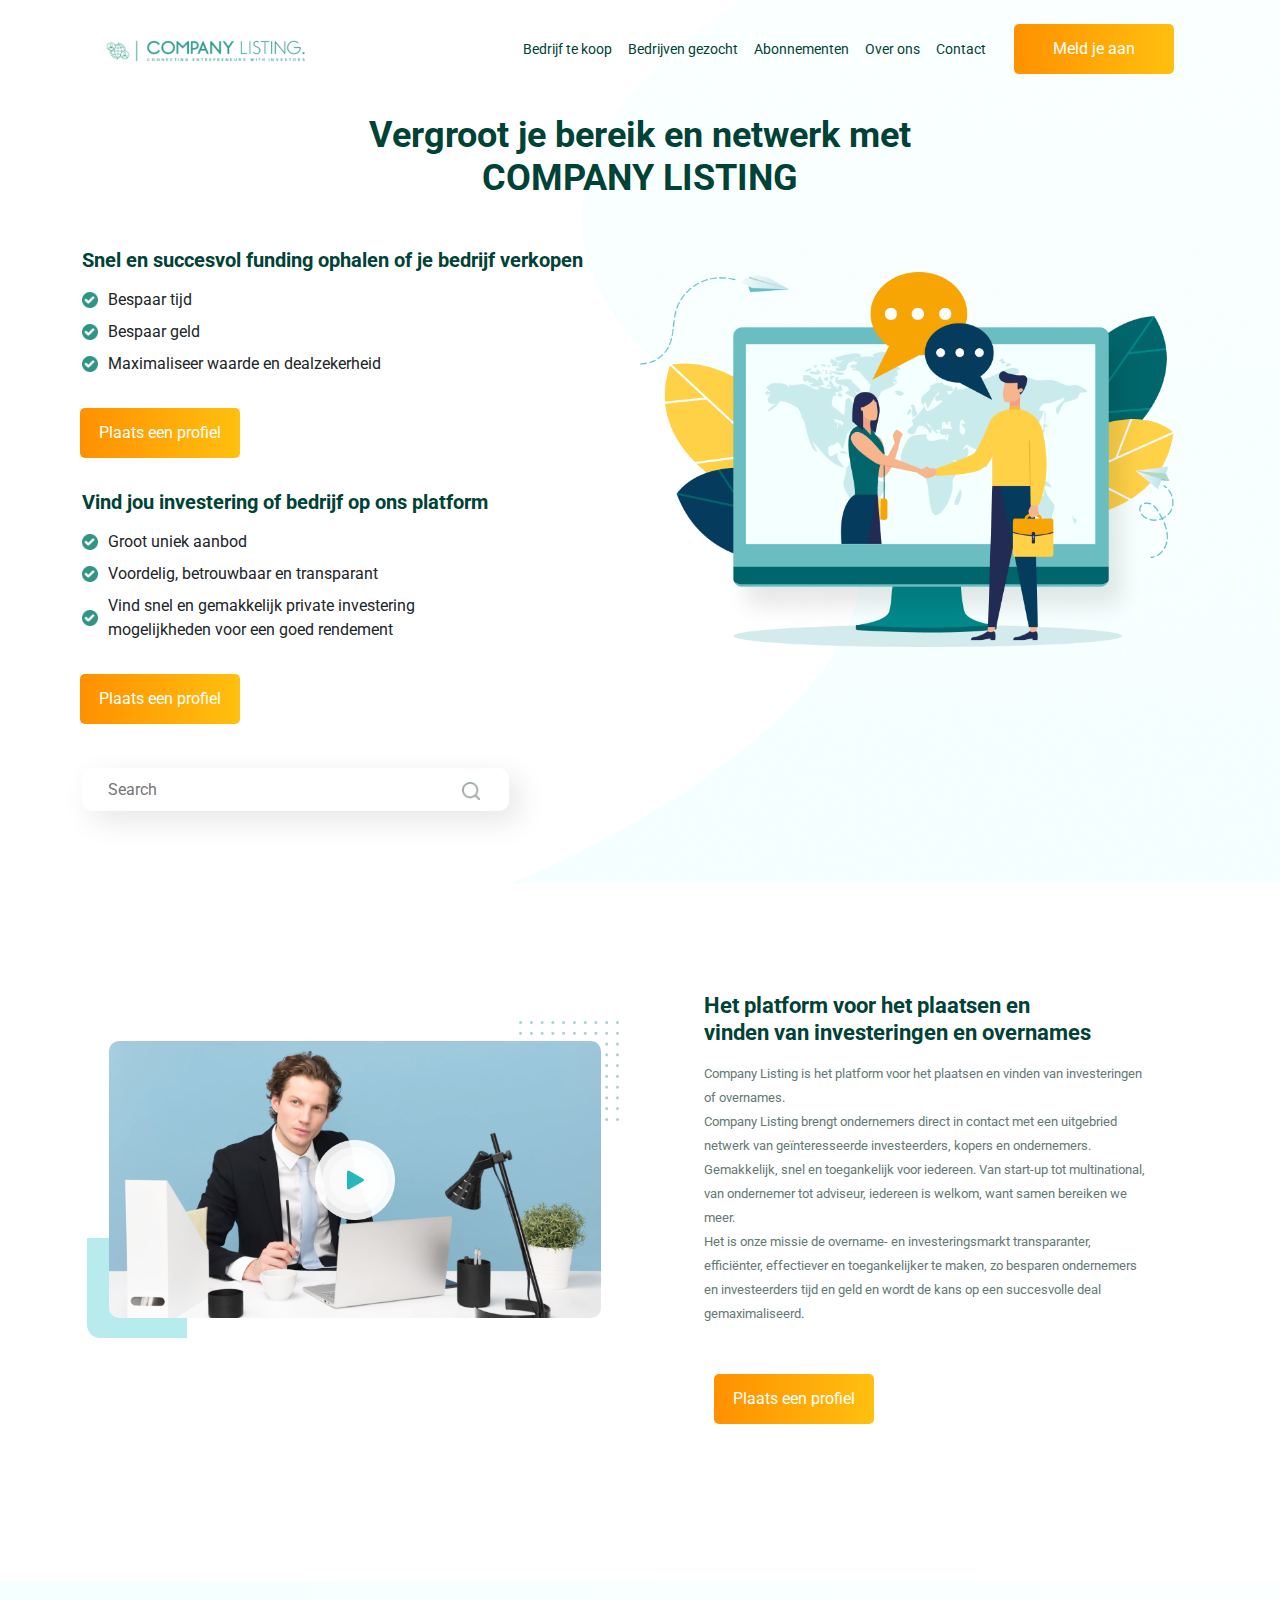
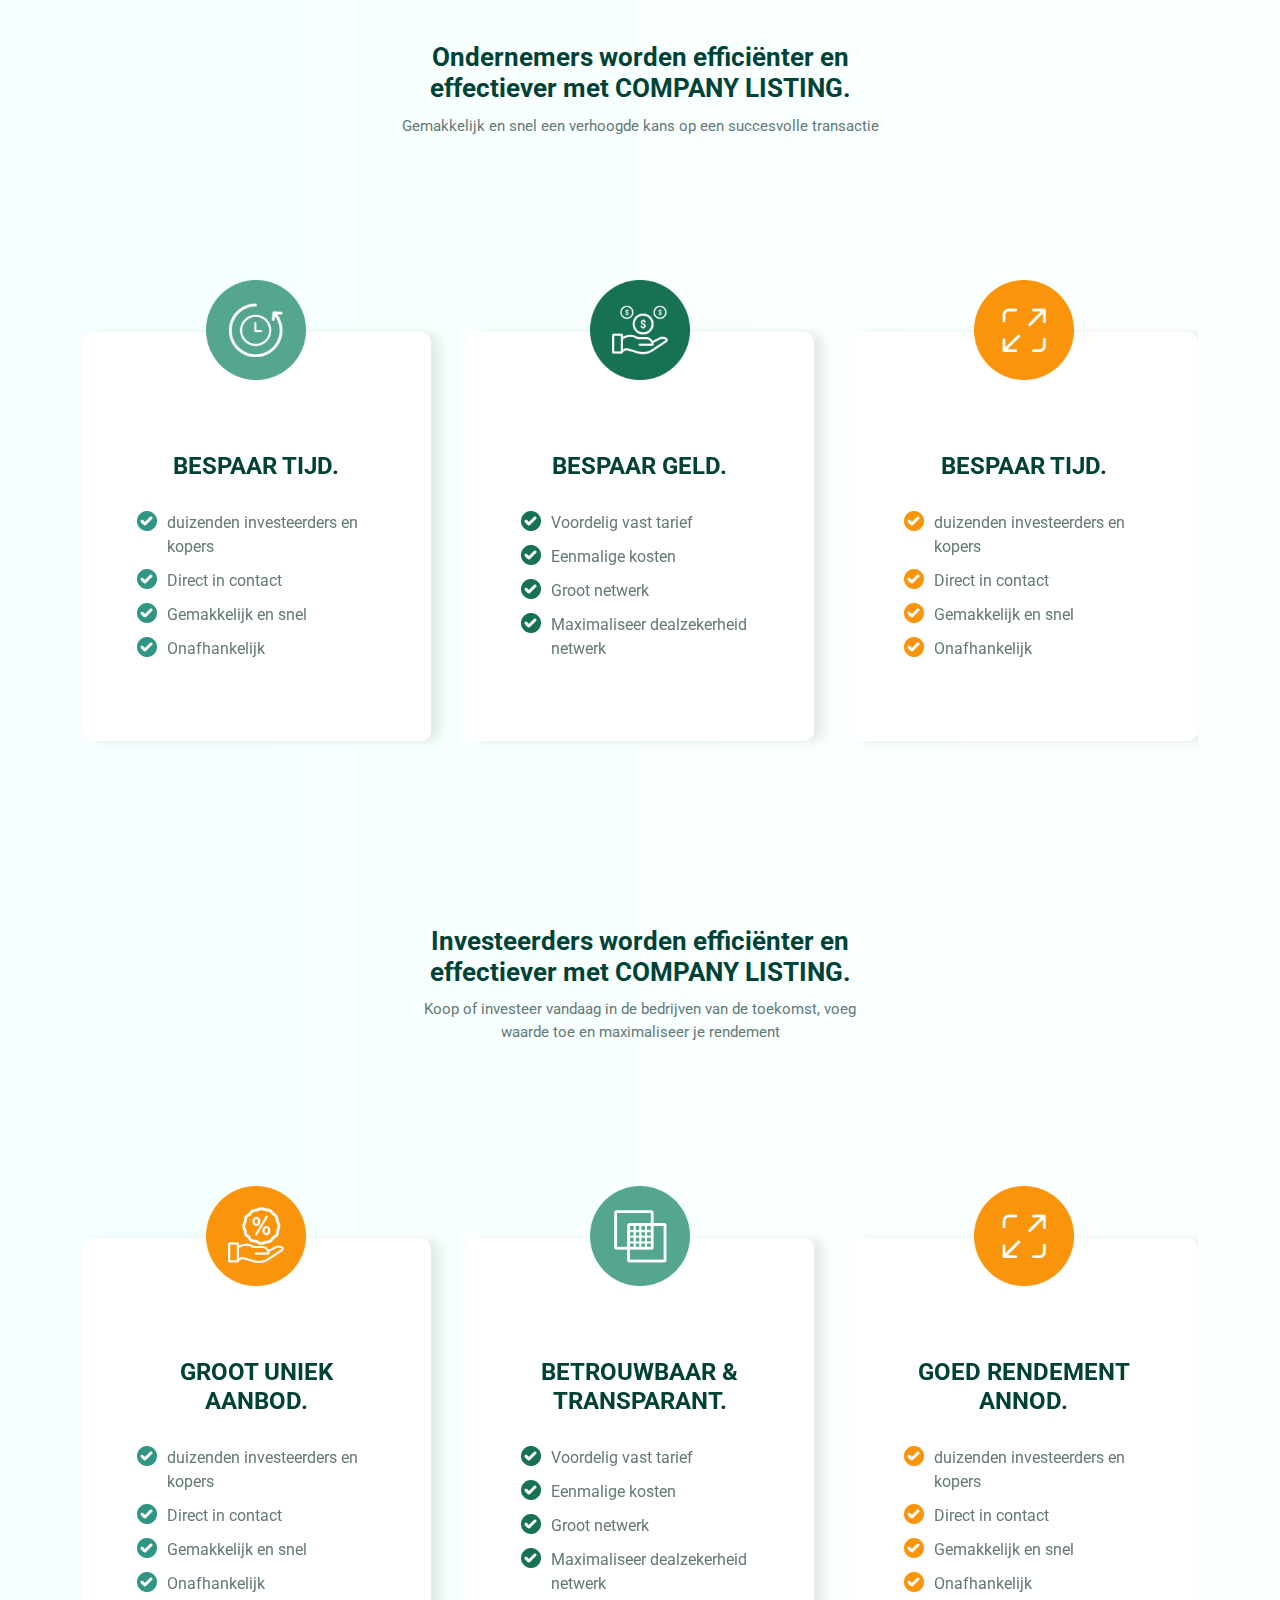
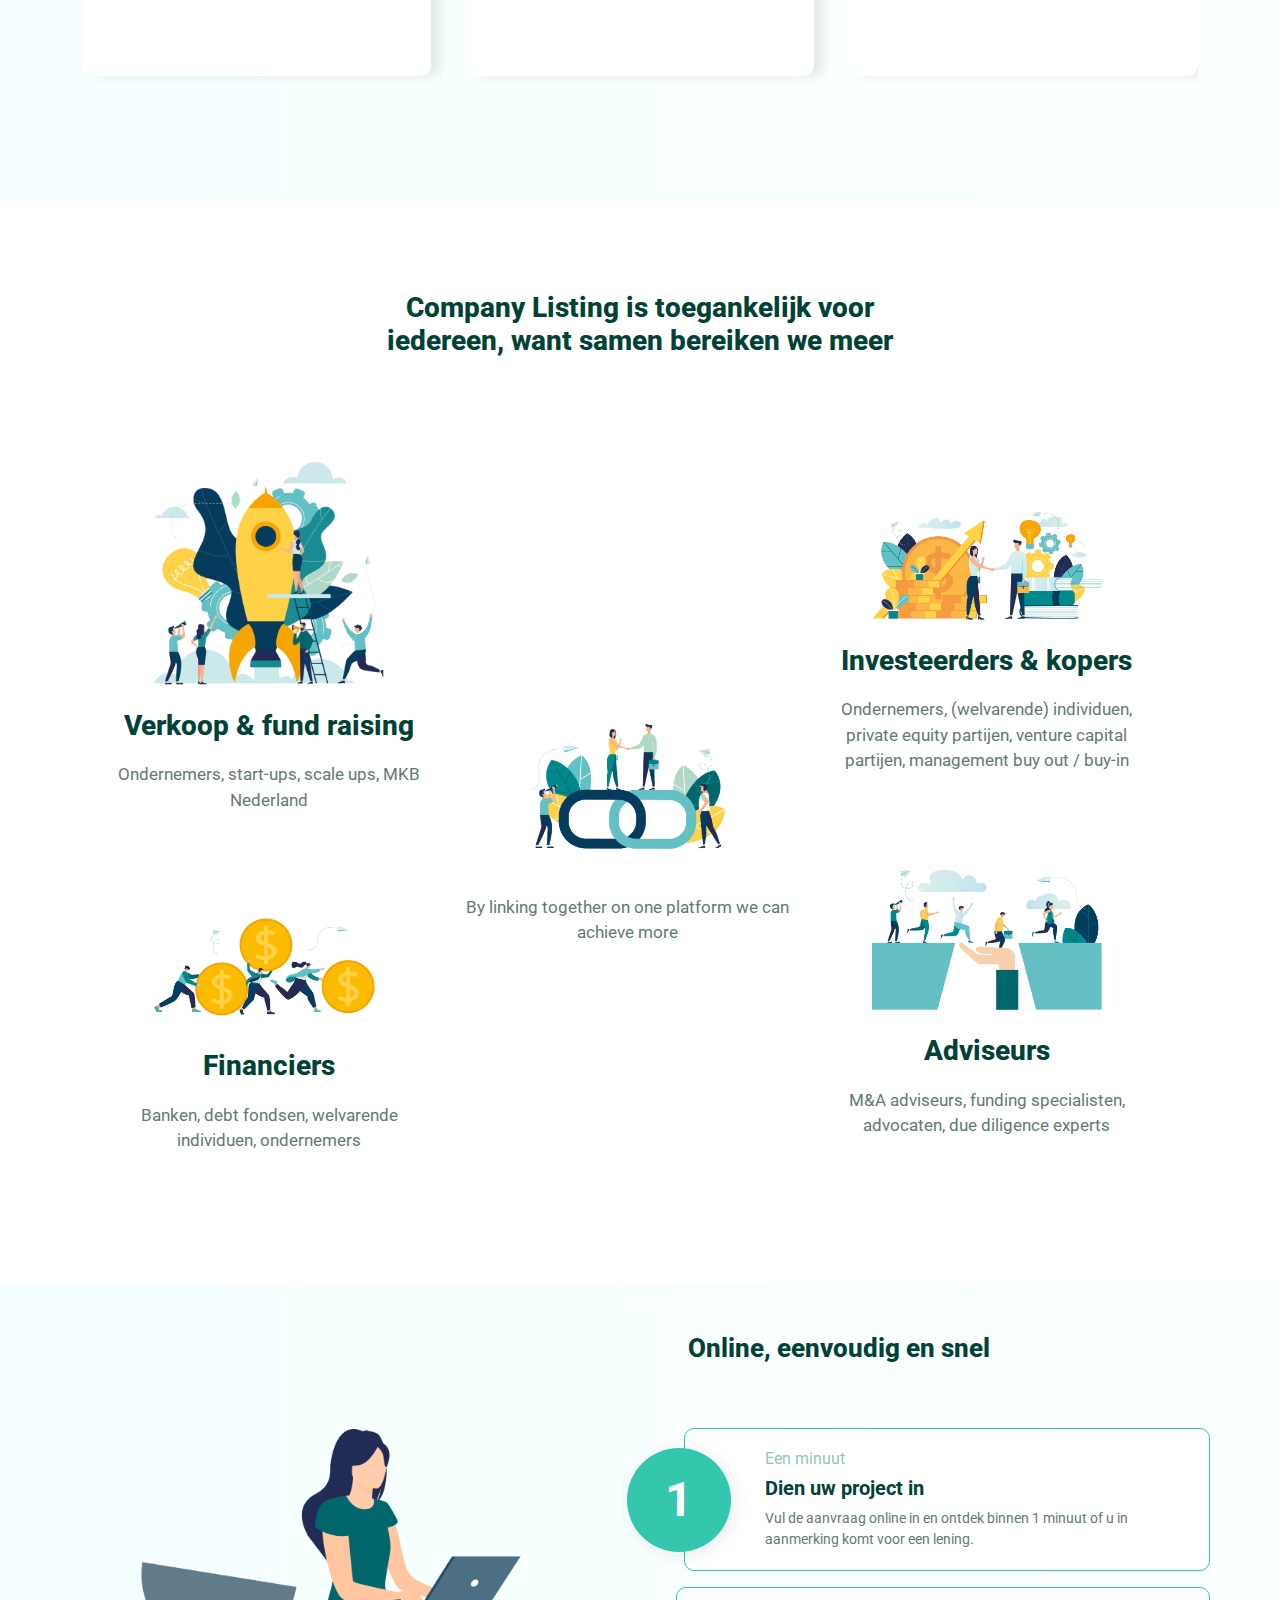
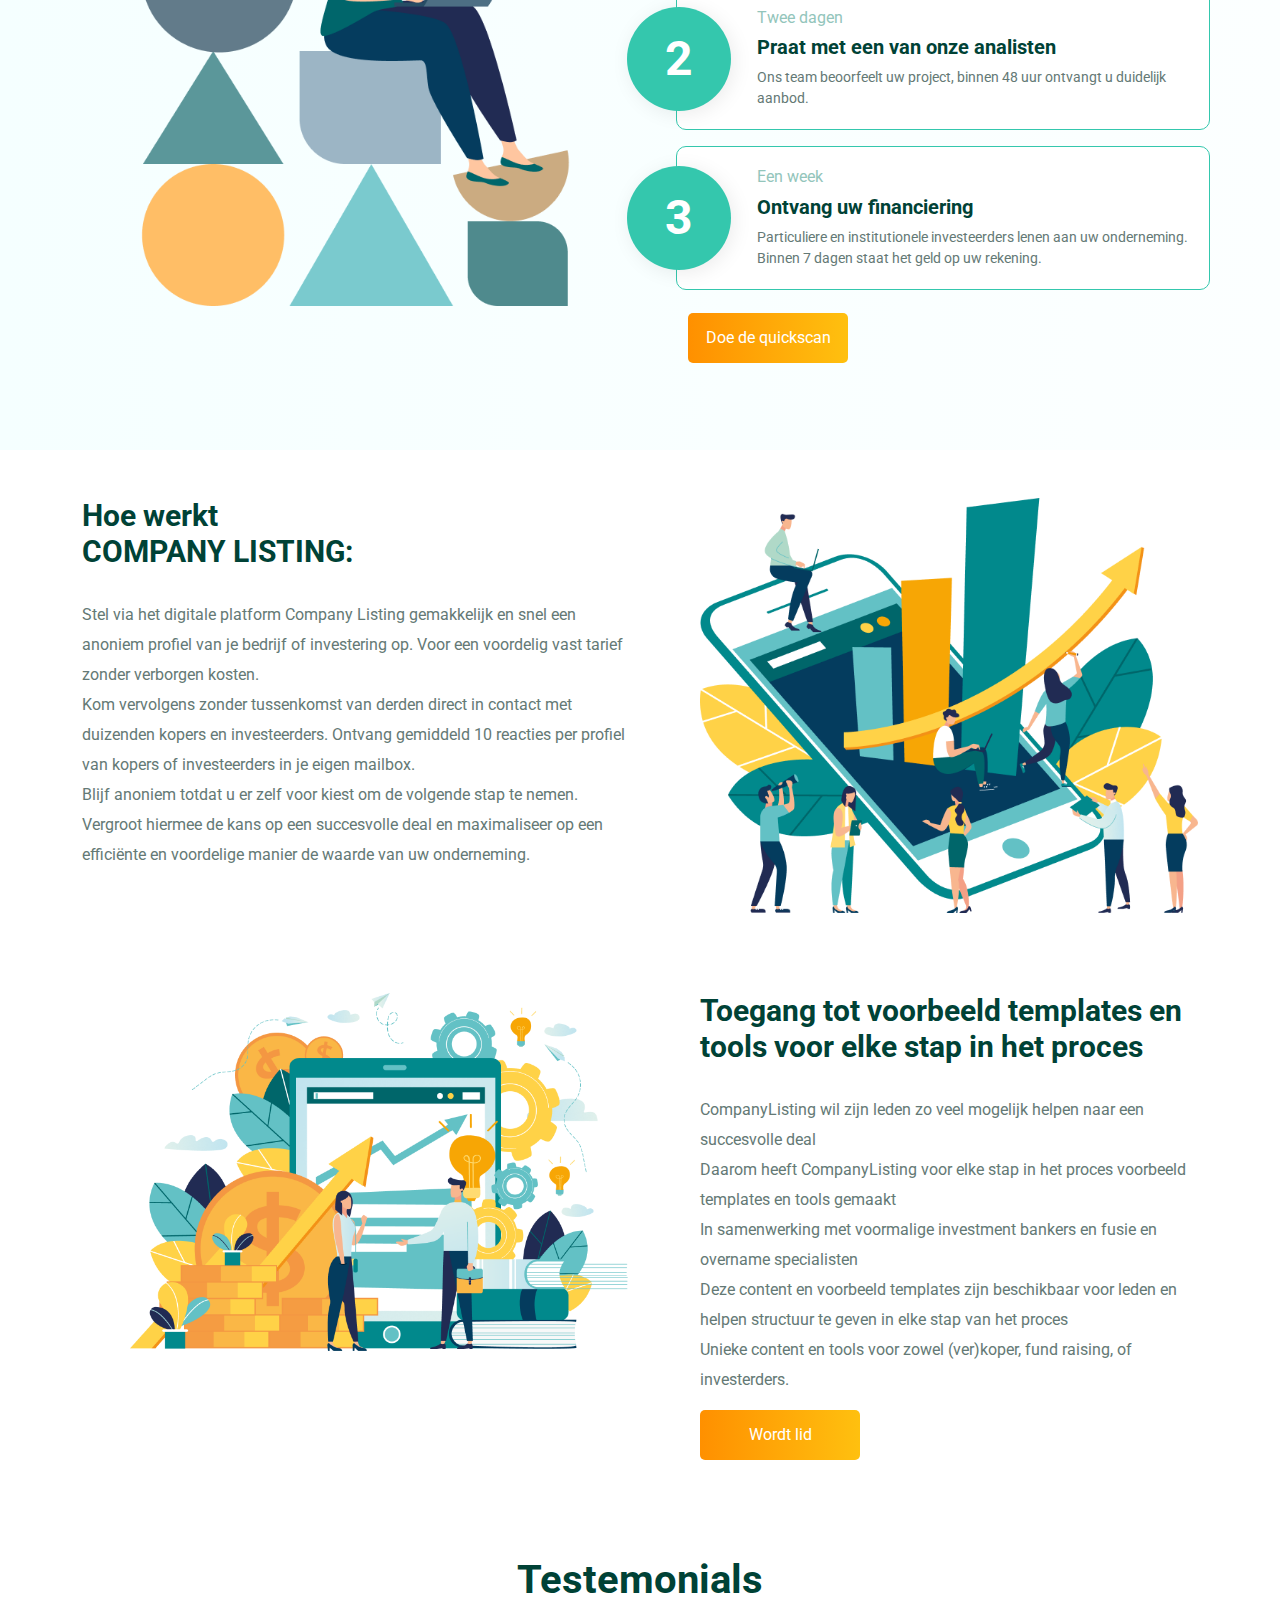
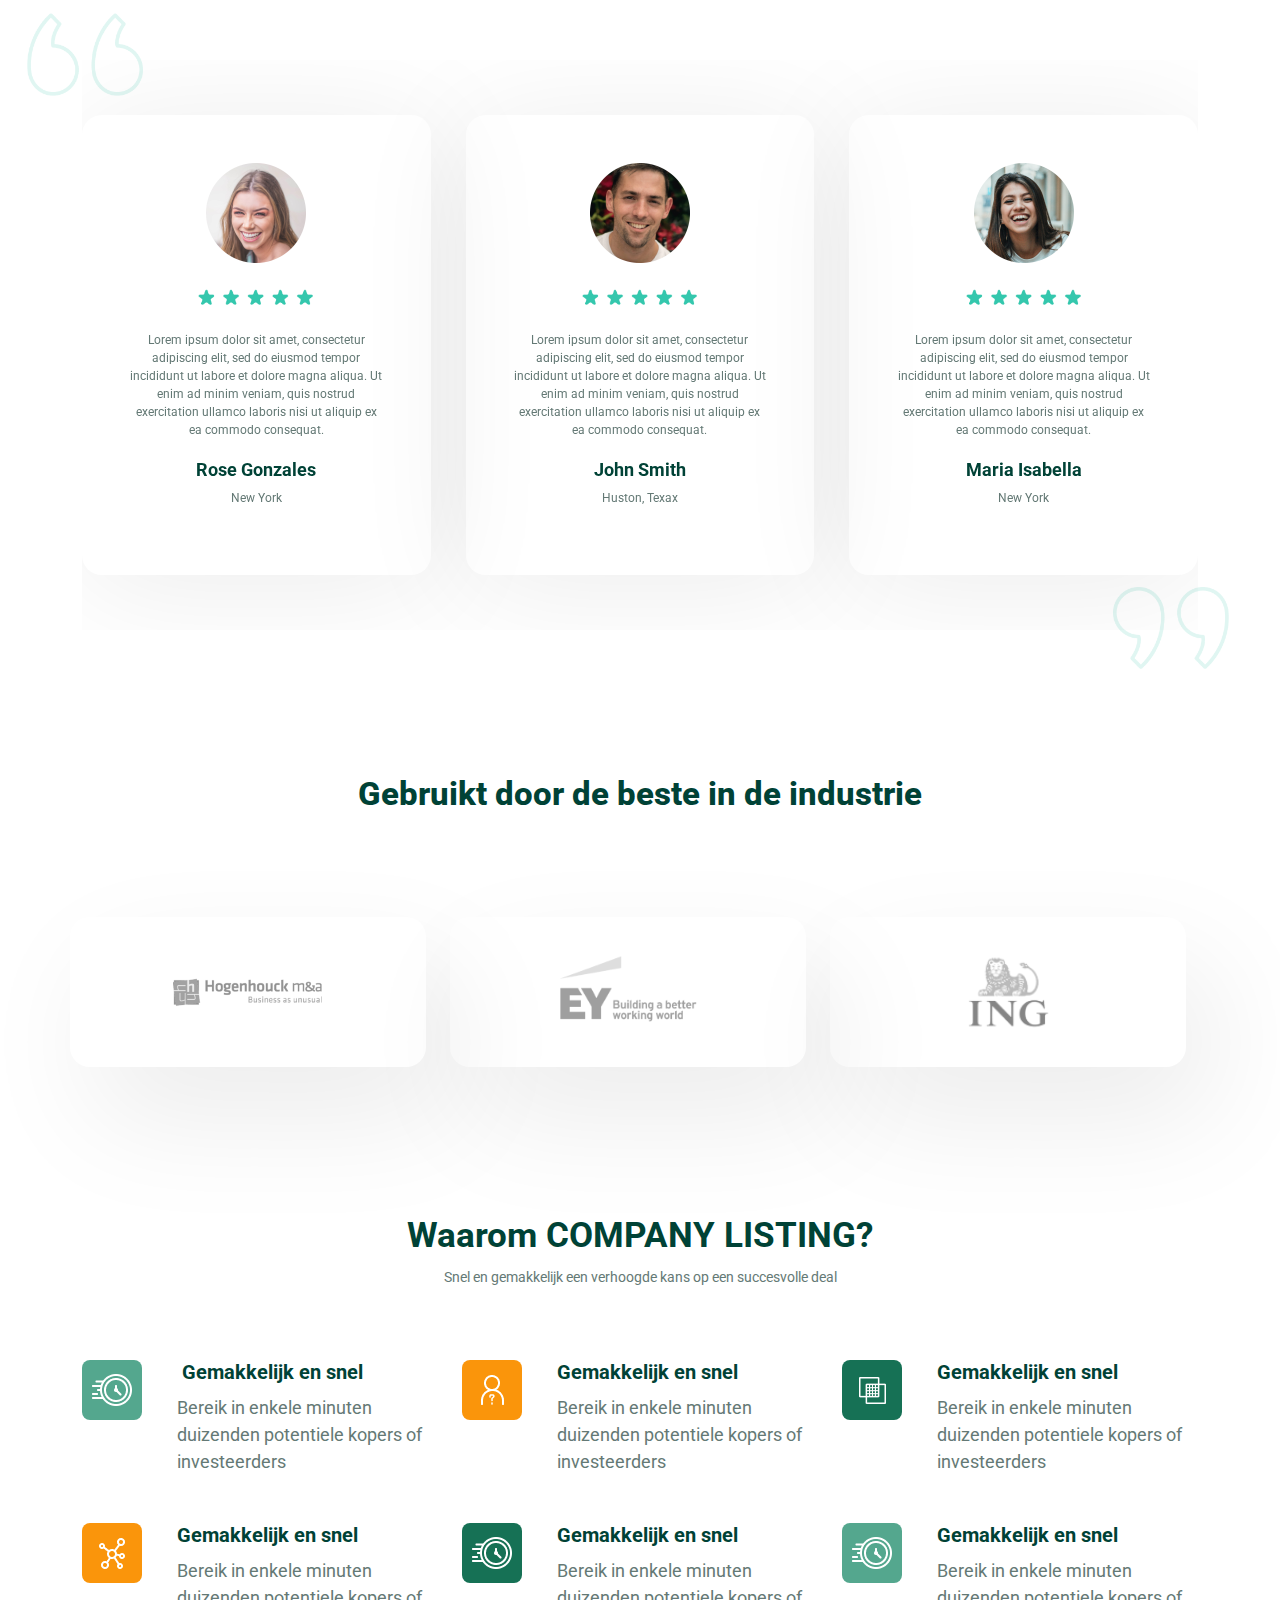
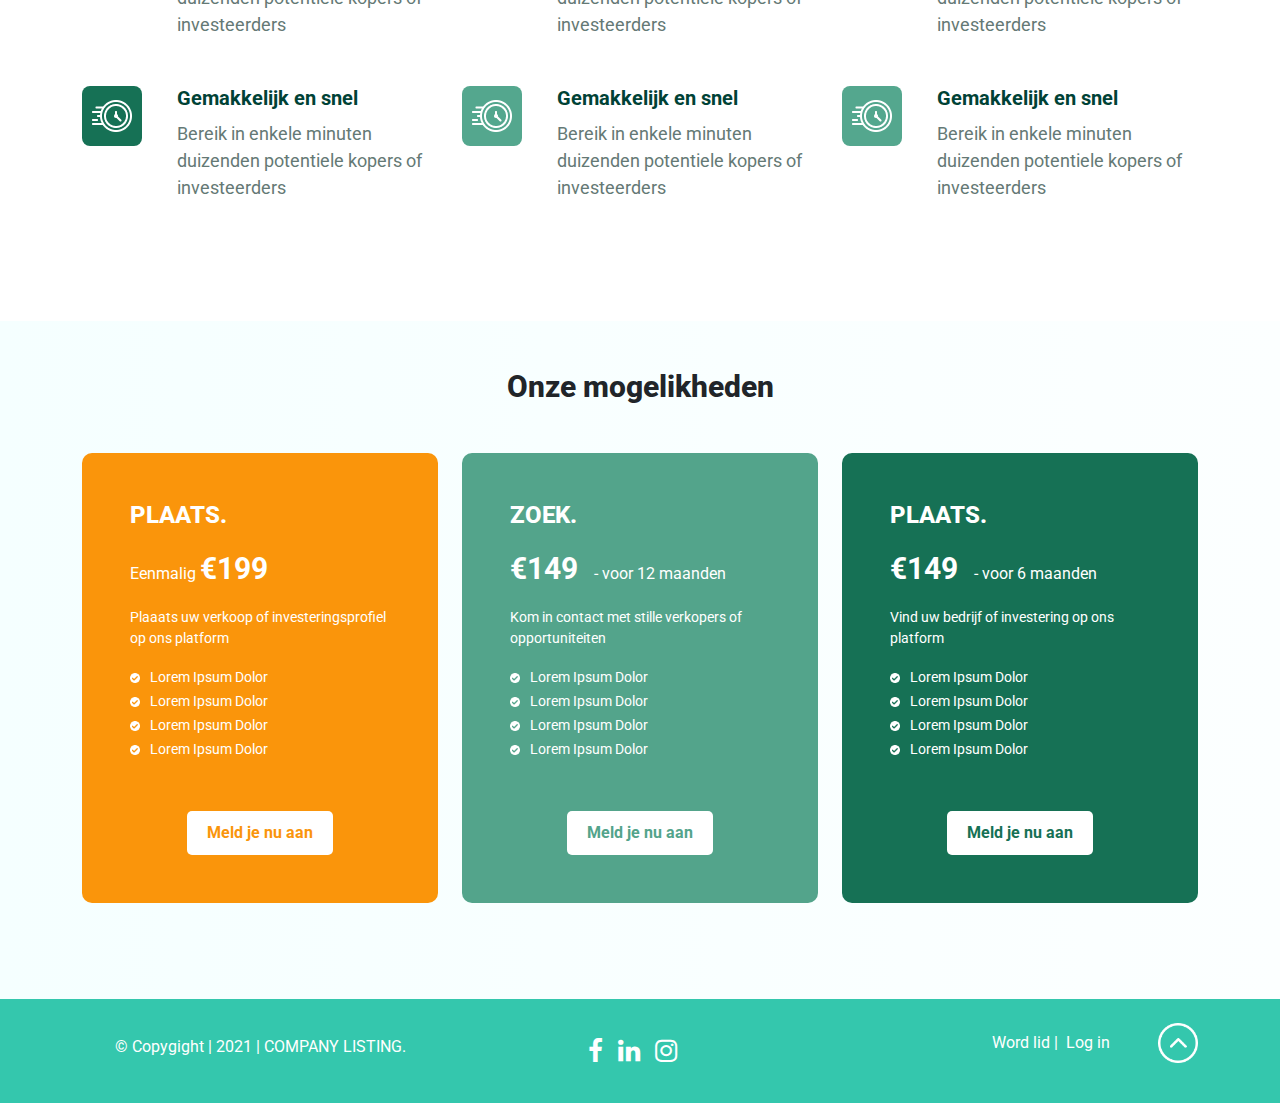
<file: index.html>
<!DOCTYPE html>
<html lang="en">

<head>
    <meta charset="UTF-8">
    <meta name="viewport" content="width=device-width, initial-scale=1.0">
    <title>Company Listings</title>
    <link rel="stylesheet" href="https://cdnjs.cloudflare.com/ajax/libs/font-awesome/4.7.0/css/font-awesome.min.css">
    <link rel="stylesheet" href="css/bootstrap.min.css">
    <link rel="stylesheet" href="css/style.css">
    <link rel="stylesheet" href="https://cdnjs.cloudflare.com/ajax/libs/OwlCarousel2/2.3.4/assets/owl.carousel.min.css">
    <link rel="stylesheet"
        href="https://cdnjs.cloudflare.com/ajax/libs/OwlCarousel2/2.3.4/assets/owl.theme.default.min.css">
    <script src="https://ajax.googleapis.com/ajax/libs/jquery/3.6.4/jquery.min.js"></script>
    <script src="js/bootstrap.min.js"></script>
    <script src="https://cdnjs.cloudflare.com/ajax/libs/OwlCarousel2/2.3.4/owl.carousel.min.js"></script>
    <script src="js/script.js"></script>
</head>

<body>
    <div class="container-fluid main_area">
        <div class="container ">
            <div class="row">
                <div class="col-md-12 py-3 navcol" id="fixg">
                    <nav class="navbar navbar-expand-md bg-dark navbar-dark">
                        <div class="container-fluid">
                            <a class="navbar-brand" href="#"><img src="images/logo.png" alt="Logo Here"></a>
                            <button class="navbar-toggler collapsed" type="button" data-bs-toggle="collapse"
                                data-bs-target="#collapsibleNavbar">
                                <span class="toggler-icon top-bar"></span>
                                <span class="toggler-icon middle-bar"></span>
                                <span class="toggler-icon bottom-bar"></span>
                            </button>
                            <div class="collapse navbar-collapse" id="collapsibleNavbar">
                                <ul class="navbar-nav  ms-auto">
                                    <li class="nav-item">
                                        <a class="nav-link" href="second.html">Bedrijf te koop</a>
                                    </li>
                                    <li class="nav-item">
                                        <a class="nav-link" href="#">Bedrijven gezocht</a>
                                    </li>
                                    <li class="nav-item">
                                        <a class="nav-link" href="#">Abonnementen</a>
                                    </li>
                                    <li class="nav-item">
                                        <a class="nav-link" href="#">Over ons</a>
                                    </li>
                                    <li class="nav-item">
                                        <a class="nav-link" href="#">Contact</a>
                                    </li>
                                </ul>
                                <a href="" class="nav_btn">Meld je aan</a>
                            </div>
                        </div>
                    </nav>
                </div>
                <h1 class="text-center py-3 d-none d-md-block">Vergroot je bereik en netwerk met<br> COMPANY LISTING
                </h1>
                <div class="row">
                    <div class="col-md-6 py-4 rightside_main order-2 order-md-1">
                        <div class="row">


                            <h2 class="mb-3">Snel en succesvol funding ophalen of je bedrijf verkopen</h2>
                            <div class="list-items mb-2">
                                <img src="images/Tik.png" alt="list_item">
                                <p>Bespaar tijd</p>
                            </div>
                            <div class="list-items mb-2 ">
                                <img src="images/Tik.png" alt="list_item">
                                <p>Bespaar geld</p>
                            </div>
                            <div class="list-items mb-2 ">
                                <img src="images/Tik.png" alt="list_item">
                                <p>Maximaliseer waarde en dealzekerheid</p>
                            </div>
                            <a href="" class=" my-4 nav_btn nav_btnp">Plaats een profiel
                            </a>

                        </div>
                        <div class="row">


                            <h2 class=" mt-2 mb-3">Vind jou investering of bedrijf op ons platform</h2>
                            <div class="list-items mb-2">
                                <img src="images/Tik.png" alt="list_item">
                                <p>Groot uniek aanbod</p>
                            </div>
                            <div class="list-items mb-2 ">
                                <img src="images/Tik.png" alt="list_item">
                                <p>Voordelig, betrouwbaar en transparant</p>
                            </div>
                            <div class="list-items mb-2 ">
                                <img src="images/Tik.png" alt="list_item">
                                <p>Vind snel en gemakkelijk private investering<br> mogelijkheden voor een goed
                                    rendement</p>
                            </div>
                            <a href="" class=" my-4 nav_btn nav_btnp">Plaats een profiel
                            </a>

                        </div>
                        <div class="searchbox mb-5 d-none d-md-block">
                            <input type="text" placeholder="Search">
                            <img src="images/Search.png" alt="search_icon">
                        </div>

                    </div>
                    <div class="col-md-6 leftside_mainimg py-5 order-1 order-md-2">
                        <img src="images/main_image.png">
                    </div>
                </div>


            </div>
        </div>

    </div>

    <!----------------2ND Section-------------------->

    <div class="container-fluid section2">
        <div class="container section2_con">
            <div class="row">
                <div class="col-md-6 pt-5">
                    <div class="sub pic1">
                        <div class="person">
                            <img src="images/image 3.png">

                        </div>
                        <img src="images/dots.png" class="dots">
                        <img src="images/Rectangle 5.png" class="rectangle">
                        <img src="images/Play button (1).png" class="playbtn" style="cursor: pointer;" data-bs-toggle="modal" data-bs-target="#myModal">
                    </div>
                </div>
                <div class="col-md-6">
                    <div class="sub sec2h  text-center text-md-start">
                        <h3 class="mb-3 mt-3 mt-md-0 py-5 py-md-0">Het platform voor het plaatsen en <br>vinden van
                            investeringen en overnames</h3>
                        <p>Company Listing is het platform voor het plaatsen en vinden van investeringen of
                            overnames.<br>
                            Company Listing brengt ondernemers direct in contact met een uitgebried netwerk van
                            geïnteresseerde investeerders, kopers en ondernemers.<br> Gemakkelijk, snel en toegankelijk
                            voor iedereen. Van start-up tot multinational, van ondernemer tot adviseur, iedereen is
                            welkom, want samen bereiken we meer. <br>
                            Het is onze missie de overname- en investeringsmarkt transparanter, efficiënter, effectiever
                            en toegankelijker te maken, zo besparen ondernemers en investeerders tijd en geld en wordt
                            de kans op een succesvolle deal gemaximaliseerd.
                        </p>
                        <div class=" mt-3 mt-md-0 d-flex justify-content-center justify-content-md-start">


                            <a href="" class=" my-5 nav_btn nav_btnp">Plaats een profiel</a>
                        </div>



                    </div>
                </div>
            </div>
        </div>

    </div>

    <!-------------------3rd Section---------------------------->
    <div class="container-fluid section3">
        <div class="container">
            <h3 class="text-center">Ondernemers worden efficiënter en<br> effectiever met COMPANY LISTING.</h3>
            <p class="text-center headp">Gemakkelijk en snel een verhoogde kans op een succesvolle transactie</p>
            <div class="row">
                <div class="col-md-12">




                    <div class="owl-carousel owl-theme">
                        <div class="item innerbox finner">
                            <h4 class="text-center">BESPAAR TIJD.</h4>
                            <div class="myticks">
                                <img src="images/Tik.png" alt="list_item">
                                <p>duizenden investeerders en kopers</p>
                            </div>
                            <div class="myticks">
                                <img src="images/Tik.png" alt="list_item">
                                <p>Direct in contact</p>
                            </div>
                            <div class="myticks">
                                <img src="images/Tik.png" alt="list_item">
                                <p>Gemakkelijk en snel</p>
                            </div>
                            <div class="myticks">
                                <img src="images/Tik.png" alt="list_item">
                                <p>Onafhankelijk</p>
                            </div>
                            <img src="images/icon.png" class="icon">
                            
                        </div>
                        <div class="item innerbox">
                            <h4 class="text-center">BESPAAR GELD.</h4>
                            <div class="myticks">
                                <img src="images/Tik (4).png" alt="list_item">
                                <p>Voordelig vast tarief</p>
                            </div>
                            <div class="myticks">
                                <img src="images/Tik (4).png" alt="list_item">
                                <p>Eenmalige kosten</p>
                            </div>
                            <div class="myticks">
                                <img src="images/Tik (4).png" alt="list_item">
                                <p>Groot netwerk</p>
                            </div>
                            <div class="myticks">
                                <img src="images/Tik (4).png" alt="list_item">
                                <p>Maximaliseer dealzekerheid netwerk</p>
                            </div>
                            <img src="images/icon (1).png" class="icon">
                            
                        </div>
                        <div class="item innerbox">
                            <h4 class="text-center">BESPAAR TIJD.</h4>
                            <div class="myticks">
                                <img src="images/Tik (5).png" alt="list_item">
                                <p>duizenden investeerders en kopers</p>
                            </div>
                            <div class="myticks">
                                <img src="images/Tik (5).png" alt="list_item">
                                <p>Direct in contact</p>
                            </div>
                            <div class="myticks">
                                <img src="images/Tik (5).png" alt="list_item">
                                <p>Gemakkelijk en snel</p>
                            </div>
                            <div class="myticks">
                                <img src="images/Tik (5).png" alt="list_item">
                                <p>Onafhankelijk</p>
                            </div>
                            <img src="images/icon (2).png" class="icon">
                            
                        </div>
                    
                        
                    </div>
                </div>
            </div>
        </div>
    </div>

     <!-------------------4rd Section---------------------------->
     <div class="container-fluid section3" style="overflow: hidden;">
        <div class="container">
            <h3 class="text-center">Investeerders worden efficiënter en<br> effectiever met COMPANY LISTING.</h3>
            <p class="text-center headp">Koop of investeer vandaag in de bedrijven van de toekomst, voeg <br>waarde toe en maximaliseer je rendement</p>
            <div class="row">
                <div class="col-md-12">




                    <div class="myowl owl-carousel owl-theme">
                        <div class="item innerbox finner">
                            <h4 class="text-center">GROOT UNIEK AANBOD.</h4>
                            <div class="myticks">
                                <img src="images/Tik.png" alt="list_item">
                                <p>duizenden investeerders en kopers</p>
                            </div>
                            <div class="myticks">
                                <img src="images/Tik.png" alt="list_item">
                                <p>Direct in contact</p>
                            </div>
                            <div class="myticks">
                                <img src="images/Tik.png" alt="list_item">
                                <p>Gemakkelijk en snel</p>
                            </div>
                            <div class="myticks">
                                <img src="images/Tik.png" alt="list_item">
                                <p>Onafhankelijk</p>
                            </div>
                            <img src="images/icon (3).png" class="icon">
                            
                        </div>
                        <div class="item innerbox">
                            <h4 class="text-center">BETROUWBAAR & TRANSPARANT.</h4>
                            <div class="myticks">
                                <img src="images/Tik (4).png" alt="list_item">
                                <p>Voordelig vast tarief</p>
                            </div>
                            <div class="myticks">
                                <img src="images/Tik (4).png" alt="list_item">
                                <p>Eenmalige kosten</p>
                            </div>
                            <div class="myticks">
                                <img src="images/Tik (4).png" alt="list_item">
                                <p>Groot netwerk</p>
                            </div>
                            <div class="myticks">
                                <img src="images/Tik (4).png" alt="list_item">
                                <p>Maximaliseer dealzekerheid netwerk</p>
                            </div>
                            <img src="images/icon (4).png" class="icon">
                            
                        </div>
                        <div class="item innerbox">
                            <h4 class="text-center">GOED RENDEMENT ANNOD.</h4>
                            <div class="myticks">
                                <img src="images/Tik (5).png" alt="list_item">
                                <p>duizenden investeerders en kopers</p>
                            </div>
                            <div class="myticks">
                                <img src="images/Tik (5).png" alt="list_item">
                                <p>Direct in contact</p>
                            </div>
                            <div class="myticks">
                                <img src="images/Tik (5).png" alt="list_item">
                                <p>Gemakkelijk en snel</p>
                            </div>
                            <div class="myticks">
                                <img src="images/Tik (5).png" alt="list_item">
                                <p>Onafhankelijk</p>
                            </div>
                            <img src="images/icon (2).png" class="icon">
                            
                        </div>
                    
                        
                    </div>
                </div>
            </div>
        </div>
    </div>


    <!---------------------------------->

 <!-------------------Fpics----------------->

 <div class="container-fluid fpics">
    <div class="container">
        <div class="row">
            <div class="col-md-12">
                <h3 class="text-center" class="fpic_heading " style="color: rgba(0, 66, 54, 1);font-weight: 800;">Company Listing is toegankelijk voor<br> iedereen, want samen bereiken we meer</h3>

            </div>
            <div class="row py-5">
                <div class="col-md-4">
                    <div class="row">
                        <div class="col-md-12 fpics1 py-5">
                            
                                <img src="images/Group (1).png" alt="" class="mb-4">
                            
                            <h3>Verkoop & fund raising</h3>
                            <p>Ondernemers, start-ups, scale ups, MKB Nederland</p>
                        </div>
                    </div>
                    <div class="row">
                        <div class="col-md-12 fpics1 py-5">
                            
                                <img src="images/Group (2).png" alt="" class="mb-4">
                            
                            <h3>Financiers</h3>
                            <p>Banken, debt fondsen, welvarende individuen, ondernemers</p>
                        </div>
                    </div>
                </div>
                <div class="col-md-4  middle">
                    <div class="row d-flex align-items-md-center">
                        <div class="col-md-12 fpics1 py-5">
                            
                                <img src="images/Linking together we can achieve more 1.png" alt="" class="mb-4">
                            
                       
                            <p>By linking together on one platform we can achieve more</p>
                        </div>
                    </div>

                </div>
                <div class="col-md-4 py-5">
                    <div class="row">
                        <div class="col-md-12 fpics1 py-5">
                            
                                <img src="images/Group (3).png" alt="" class="mb-4">
                            
                            <h3>Investeerders & kopers</h3>
                            <p>Ondernemers, (welvarende) individuen, private equity partijen, venture capital partijen, management buy out / buy-in</p>
                        </div>
                    </div>
                    <div class="row">
                        <div class="col-md-12 fpics1 py-5">
                            
                                <img src="images/Group (4).png" alt="" class="mb-4">
                            
                            <h3>Adviseurs</h3>
                            <p>M&A adviseurs, funding specialisten, advocaten, due diligence experts</p>
                        </div>
                    </div>
                </div>
            </div>
        </div>
    </div>
 </div>
     <!-------------------Fpics--------x--------->

   <!---------------------Online------------------->
   <div class="container-fluid py-5 online">
    <div class="container">
        <div class="row ">
            <div class="col-md-6 py-5">
                <div class="sub-box p-5">

                    <img src="images/Illustration.png">
                </div>
            </div>
            <div class="col-md-6  ps-5 ">
                <h2 class="pb-5 text-center text-md-start">Online, eenvoudig en snel</h2>
                <div class="row eli_main py-2 ps-2  ">
                    <div class="col-md-12 online-box">
                        <h5>Een minuut</h5>
                        <h3>Dien uw project in</h3>
                        <p>Vul de aanvraag online in en ontdek binnen 1 minuut of u in<br> aanmerking komt voor een lening.</p>
                        <div class="ellipse ob">
                            <span>1</span>
                        </div>
                    </div>
                </div>
                <div class="row eli_main  py-2 ">
                    <div class="col-md-12  online-box eli_me">
                        <h5>Twee dagen</h5>
                        <h3>Praat met een van onze analisten</h3>
                        <p>Ons team beoorfeelt uw project, binnen 48 uur ontvangt u duidelijk aanbod.</p>
                        <div class="ellipse ob">
                            <span>2</span>
                        </div>
                    </div>
                </div>
                <div class="row eli_main  py-2 ">
                    <div class="col-md-12  online-box eli_me">
                        <h5>Een week</h5>
                        <h3>Ontvang uw financiering</h3>
                        <p>Particuliere en institutionele investeerders lenen aan uw onderneming. Binnen 7 dagen staat het geld op uw rekening.</p>
                        <div class="ellipse ob">
                            <span>3</span>
                        </div>
                    </div>
                </div>
                
                <div class=" d-flex justify-content-center justify-content-md-start">

                    <a href="" class="meld_je_aan  heading_btn">Doe de quickscan</a>
                </div>
            </div>
            


        </div>
    </div>
 </div>
<!----------xx-----------Online------------------->

<div class="container-fluid  py-5 hoe">
<div class="container">
    <div class="row "  style="padding-bottom: 80px;">
        <div class="col-md-6 order-2 order-md-1">
            <div class="hoe-box text-center text-md-start">
                <h3>Hoe werkt <br>COMPANY LISTING:</h3>
                <p>Stel via het digitale platform Company Listing gemakkelijk en snel een anoniem profiel van je bedrijf of investering op. Voor een voordelig vast tarief zonder verborgen kosten.<br> Kom vervolgens zonder tussenkomst van derden direct in contact met duizenden kopers en investeerders. Ontvang gemiddeld 10 reacties per profiel van kopers of investeerders in je eigen mailbox.<br> Blijf anoniem totdat u er zelf voor kiest om de volgende stap te nemen. Vergroot hiermee de kans op een succesvolle deal en maximaliseer op een efficiënte en voordelige manier de waarde van uw onderneming.</p>
            </div>

        </div>
        <div class="col-md-6  order-1 order-md-2">
            <div class="hoe-box ps-5 ">
                <img src="images/Group (5).png" class="mb-5 mb-md-0">
            </div>

        </div>
    </div>
     <div class="row ">
        <div class="col-md-6 order-2 order-md-2">
            <div class="hoe-box ps-md-5 text-center text-md-start">
                <h3>Toegang tot voorbeeld templates en tools voor elke stap in het proces</h3>
                <p>CompanyListing wil zijn leden zo veel mogelijk helpen naar een succesvolle deal <br>
                    Daarom heeft CompanyListing voor elke stap in het proces voorbeeld templates en tools gemaakt<br>
                    In samenwerking met voormalige investment bankers en fusie en overname specialisten <br>
                    Deze content en voorbeeld templates zijn beschikbaar voor leden en helpen structuur te geven in elke stap van het proces <br>
                    Unieke content en tools voor zowel (ver)koper, fund raising, of investerders.</p>

                <div class=" d-flex justify-content-center justify-content-md-start">

                    <a href="" class="meld_je_aan  heading_btn">Wordt lid</a>
                </div>
            </div>

        </div>
        <div class="col-md-6 order-1 order-md-1">
            <div class="hoe-box ps-5">
                <img src="images/Group (6).png" class="mb-5 mb-md-0">
            </div>

        </div>
    </div>
</div>
</div>
<!-------------------Testmonial----------------->
<div class="container-fluid test_main py-5" style="overflow: hidden;">
    <div class="container">
        <div class="row testemonial">
            <div class="col-md-12">
                <h3>Testemonials
                </h3>

            </div>
            <div class="py-5  owl-carousel owl-theme">
                    <div class="teste-box p-5 test item ">
                        <div class="img-box d-flex justify-content-center mb-4 ">
                            <img src="images/Mask Group.png" >
                       
                        </div>
                        <div class="starsg mb-4">

                            <img src="images/Stars.png" class="stars ">
                        </div>
                        <p class="text-center">Lorem ipsum dolor sit amet, consectetur adipiscing elit, sed do eiusmod tempor incididunt ut labore et dolore magna aliqua. Ut enim ad minim veniam, quis nostrud exercitation ullamco laboris nisi ut aliquip ex ea commodo consequat.</p>
                        <h3>Rose Gonzales</h3>
                        <p>New York</p>
                    </div>
                    <div class="teste-box p-5 test item">
                        <div class="img-box d-flex justify-content-center mb-4 ">
                            <img src="images/Mask Group (2).png" >
                       
                        </div>
                        <div class="starsg mb-4">

                            <img src="images/Stars.png" class="stars ">
                        </div>
                        <p class="text-center">Lorem ipsum dolor sit amet, consectetur adipiscing elit, sed do eiusmod tempor incididunt ut labore et dolore magna aliqua. Ut enim ad minim veniam, quis nostrud exercitation ullamco laboris nisi ut aliquip ex ea commodo consequat.</p>
                        <h3>John Smith</h3>
                        <p>Huston, Texax</p>
                    </div>
                    <div class="teste-box p-5 test item">
                        <div class="img-box d-flex justify-content-center mb-4 ">
                            <img src="images/Mask Group (1).png" >
                       
                        </div>
                        <div class="starsg mb-4">

                            <img src="images/Stars.png" class="stars ">
                        </div>
                        <p class="text-center">Lorem ipsum dolor sit amet, consectetur adipiscing elit, sed do eiusmod tempor incididunt ut labore et dolore magna aliqua. Ut enim ad minim veniam, quis nostrud exercitation ullamco laboris nisi ut aliquip ex ea commodo consequat.</p>
                        <h3>Maria Isabella</h3>
                        <p>New York</p>
                    </div>
            </div>
            <img src="images/Quotemarks-right.png" alt="" class="quotes" >
            <img src="images/Quotemarks-right (1).png" alt="" class="quotes1" >
           
        </div>
    </div>
</div>
<!-------------------Testmonial-----XX------------>


<div class="container-fluid">
    <div class="container">
        <div class="row">
            <div class="col-md-12 py-5">
                <h3 class="text-center " style="font-weight: 800;color: rgba(0, 66, 54, 1);font-size:33px;">Gebruikt door de beste in de industrie</h3>
            </div>
            <div class="row companies">
                <div class="col-md-4 col-4">

                        <div class="sub-box geb ">
                            <img src="images/a.png" >
                        </div>
                </div>
                <div class="col-md-4 col-4">
                   

                        <div class="sub-box geb  ">
                            <img src="images/Mask Group (3).png" >
                        </div>
               
                </div>
                <div class="col-md-4 col-4">
                    <div class="sub-box geb  ">
                        <img src="images/image 23.png" >
                    </div>
                </div>
            </div>
        </div>
    </div>
</div>
<!---------------------------------------------------->


<!-- <div class="container-fluid waroom py-5">
    <div class="container">
            <h3>Waarom COMPANY LISTING?</h3>
            <p>Snel en gemakkelijk een verhoogde kans op een succesvolle deal</p>
        <div class="row py-5">
            <div class="col-6 col-md-4 pe-5">
                <div class="subbox">

                
                <div class="row mb-5">
                    <div class="col-2 col-md-3">
                        <div class="icon-box c1">
                            <img src="images/Fast.png" alt="">
                        </div>
                    </div>
                    <div class=" ps-5 ps-md-4  col-10 col-md-9 ">
                        <h6>Gemakkelijk en</h6>
                        <p class="text-start">Bereik in enkele minuten duizenden potentiele kopers of investeerders</p>
                    </div>
                </div>
                <div class="row mb-5">
                    <div class="col-2 col-md-3">
                        <div class="icon-box c2">
                            <img src="images/z.png" alt="">
                        </div>
                    </div>
                    <div class=" ps-5 ps-md-4 col-10 col-md-9 ">
                        <h6>Anoniem</h6>
                        <p class="text-start">Volledig anoniem totdat je kiest om jezelf kenbaar te maken</p>
                    </div>
                </div>
                <div class="row mb-5">
                    <div class=" col-2 col-md-3">
                        <div class="icon-box c3">
                            <img src="images/y.png" alt="">
                        </div>
                    </div>
                    <div class=" ps-5 ps-md-4  col-10 col-md-9 ">
                        <h6>Transparant</h6>
                        <p class="text-start">Volledig transparant met een eenmalig vast voordelig tarief zonder verborgen kosten. </p>
                    </div>
                </div>
                </div>
            </div>
            <div class="col-6 col-md-4 pe-md-5 ">
                <div class="subbox">
                    <div class="row mb-5">
                        <div class=" col-2 col-md-3">
                            <div class="icon-box c3">
                                <img src="images/w.png" alt="">
                            </div>
                        </div>
                        <div class=" ps-5 ps-md-4  col-10  col-md-9 ">
                            <h6>Groot network</h6>
                            <p class="text-start">Groot en divers netwerk van professionele kopers en</p>
                        </div>
                    </div>
                    <div class="row mb-5">
                        <div class="col-2 col-md-3">
                            <div class="icon-box c2">
                                <img src="images/v.png" alt="">
                            </div>
                        </div>
                        <div class=" ps-5 ps-md-4  col-10  col-md-9 ">
                            <h6>Betrouwbaar</h6>
                            <p class="text-start">Gevalideerde en hoogwaardige opportuniteiten</p>
                        </div>
                    </div>
                    <div class="row mb-5">
                        <div class=" col-2 col-md-3">
                            <div class="icon-box c1">
                                <img src="images/u.png" alt="">
                            </div>
                        </div>
                        <div class=" ps-5 ps-md-4  col-10  col-md-9 ">
                            <h6>Veilig</h6>
                            <p class="text-start">Voldoet aan de hoogste veiligheidsmaatstaven om je data te beschermen  </p>
                        </div>
                    </div>
                </div>
            </div>
            <div class="col-6 col-md-4 pe-5">
                <div class="subbox">
                    <div class="row mb-5">
                        <div class="col-2 col-md-3">
                            <div class="icon-box c2">
                                <img src="images/Low price.png" alt="">
                            </div>
                        </div>
                        <div class=" ps-5 ps-md-4  col-10 col-md-9 ">
                            <h6>Uitgebreid aanbod</h6>
                            <p class="text-start">Het meest uitgebreide aanbod van bedrrijven en investeringskansen</p>
                        </div>
                    </div>
                    <div class="row mb-5">
                        <div class="col-2 col-md-3">
                            <div class="icon-box c3">
                                <img src="images/z.png" alt="">
                            </div>
                        </div>
                        <div class="ps-5 ps-md-4  col-10 col-md-9 ">
                            <h6>Voordeliger</h6>
                            <p class="text-start">Voordeliger dan traditionele partijen</p>
                        </div>
                    </div>
                    <div class="row mb-5">
                        <div class="col-2 col-md-3">
                            <div class="icon-box c1">
                                <img src="images/y.png" alt="">
                            </div>
                        </div>
                        <div class="ps-5 ps-md-4  col-10 col-md-9 ">
                            <h6>Professioneel</h6>
                            <p class="text-start">Professioneel platform met veel aanvullende kennis templates en tools om te helpen in het proces  </p>
                        </div>
                    </div>
                </div>
            </div>
        </div>
    </div>
</div>
      -->
<!---------------------------->


<div class="container-fluid waroom py-5">
    <div class="container">
        <div class="row">
            <div class="col-md-12">
                <h3>Waarom COMPANY LISTING?</h3>
            <p>Snel en gemakkelijk een verhoogde kans op een succesvolle deal</p>
            </div>
        </div>
        <div class="row py-5">
            <div class="col-6 col-md-4 my-4">
                <div class="highbox">
                    <div class="row">
                        <div class="col-3 col-md-3 ">
                            <div class="imibox c1 ">
                                <img src="images/Fast.png">
                            </div>
                        </div>
                        <div class="col-9 col-md-9 ms-2 ms-md-0 text-start">
                            <h3 style="font-size: 20px; text-align: start; margin-left: 5px;">Gemakkelijk en snel
                            </h3>
                            <p style="font-size: 18px; text-align: start;">Bereik in enkele minuten duizenden potentiele kopers of investeerders</p>
                        </div>
                    </div>
                </div>
                
            </div>
            <div class="col-6 col-md-4 my-4">
                <div class="highbox">
                    <div class="row">
                        <div class="col-3 col-md-3 ">
                            <div class="imibox c2 ">
                                <img src="images/z.png">
                            </div>
                        </div>
                        <div class="col-9 col-md-9 text-start">
                            <h3 style="font-size: 20px; text-align: start;">Gemakkelijk en snel
                            </h3>
                            <p style="font-size: 18px; text-align: start;">Bereik in enkele minuten duizenden potentiele kopers of investeerders</p>
                        </div>
                    </div>
                </div>
                
            </div>
            <div class="col-6 col-md-4 my-4">
                <div class="highbox">
                    <div class="row">
                        <div class="col-3 col-md-3 ">
                            <div class="imibox c3 ">
                                <img src="images/y.png">
                            </div>
                        </div>
                        <div class="col-9 col-md-9 text-start">
                            <h3 style="font-size: 20px; text-align: start;">Gemakkelijk en snel
                            </h3>
                            <p style="font-size: 18px; text-align: start;">Bereik in enkele minuten duizenden potentiele kopers of investeerders</p>
                        </div>
                    </div>
                </div>
                
            </div>
            <div class="col-6 col-md-4 my-4">
                <div class="highbox">
                    <div class="row">
                        <div class="col-3 col-md-3 ">
                            <div class="imibox c2 ">
                                <img src="images/x.png">
                            </div>
                        </div>
                        <div class="col-9 col-md-9 text-start">
                            <h3 style="font-size: 20px; text-align: start;">Gemakkelijk en snel
                            </h3>
                            <p style="font-size: 18px; text-align: start;">Bereik in enkele minuten duizenden potentiele kopers of investeerders</p>
                        </div>
                    </div>
                </div>
                
            </div>
            <div class="col-6 col-md-4 my-4">
                <div class="highbox">
                    <div class="row">
                        <div class="col-3 col-md-3 ">
                            <div class="imibox c3 ">
                                <img src="images/Fast.png">
                            </div>
                        </div>
                        <div class="col-9 col-md-9 text-start">
                            <h3 style="font-size: 20px; text-align: start;">Gemakkelijk en snel
                            </h3>
                            <p style="font-size: 18px; text-align: start;">Bereik in enkele minuten duizenden potentiele kopers of investeerders</p>
                        </div>
                    </div>
                </div>
                
            </div>
            <div class="col-6 col-md-4 my-4">
                <div class="highbox">
                    <div class="row">
                        <div class="col-3 col-md-3 ">
                            <div class="imibox c1 ">
                                <img src="images/Fast.png">
                            </div>
                        </div>
                        <div class="col-9 col-md-9 text-start">
                            <h3 style="font-size: 20px; text-align: start;">Gemakkelijk en snel
                            </h3>
                            <p style="font-size: 18px; text-align: start;">Bereik in enkele minuten duizenden potentiele kopers of investeerders</p>
                        </div>
                    </div>
                </div>
                
            </div>
            <div class="col-6 col-md-4 my-4">
                <div class="highbox">
                    <div class="row">
                        <div class="col-3 col-md-3 ">
                            <div class="imibox c3 ">
                                <img src="images/Fast.png">
                            </div>
                        </div>
                        <div class="col-9 col-md-9 text-start">
                            <h3 style="font-size: 20px; text-align: start;">Gemakkelijk en snel
                            </h3>
                            <p style="font-size: 18px; text-align: start;">Bereik in enkele minuten duizenden potentiele kopers of investeerders</p>
                        </div>
                    </div>
                </div>
                
            </div>
            <div class="col-6 col-md-4 my-4">
                <div class="highbox">
                    <div class="row">
                        <div class="col-3 col-md-3 ">
                            <div class="imibox c1 ">
                                <img src="images/Fast.png">
                            </div>
                        </div>
                        <div class="col-9 col-md-9 text-start">
                            <h3 style="font-size: 20px; text-align: start;">Gemakkelijk en snel
                            </h3>
                            <p style="font-size: 18px; text-align: start;">Bereik in enkele minuten duizenden potentiele kopers of investeerders</p>
                        </div>
                    </div>
                </div>
                
            </div>
            <div class="col-6 col-md-4 my-4">
                <div class="highbox">
                    <div class="row">
                        <div class="col-3 col-md-3 ">
                            <div class="imibox c1 ">
                                <img src="images/Fast.png">
                            </div>
                        </div>
                        <div class="col-9 col-md-9 text-start">
                            <h3 style="font-size: 20px; text-align: start;">Gemakkelijk en snel
                            </h3>
                            <p style="font-size: 18px; text-align: start;">Bereik in enkele minuten duizenden potentiele kopers of investeerders</p>
                        </div>
                    </div>
                </div>
                
            </div>
        </div>
    </div>
</div>

<div class="container-fluid subscribe py-5">
    <div class="container">
        <div class="row">
            
                <h3 class="mb-5">Onze mogelikheden</h3>
            <div class="col-sm-6 col-md-4 mb-5">
                <div class="subbox p-md-3 p-lg-5 s1 text-white p-3">
                    <h4>PLAATS.</h4>
                    <p class="mb-3">Eenmalig <span>€199</span></p>
                    <p style="font-size: 14px;" class="mb-3">Plaaats uw verkoop of investeringsprofiel op ons platform</p>
                    <ul>
                        <li><img src="images/Tik (1).png" alt=""><p>Lorem Ipsum Dolor</p></li>
                        <li><img src="images/Tik (1).png" alt=""><p>Lorem Ipsum Dolor</p></li>
                        <li><img src="images/Tik (1).png" alt=""><p>Lorem Ipsum Dolor</p></li>
                        <li><img src="images/Tik (1).png" alt=""><p>Lorem Ipsum Dolor</p></li>
                    </ul>
                    <div class="sbtn d-flex justify-content-center">

                        <a href="" class="button">Meld je nu aan</a>
                    </div>
                </div>
            </div> 
            <div class="col-sm-6 col-md-4 mb-5">

                <div class="subbox s1 p-md-3 p-lg-5 s2 text-white p-3">
                    <h4>ZOEK.</h4>
                    <span class="pe-3">€149</span><p  style="display: inline;">- voor 12 maanden</p>
                    <p style="font-size: 14px;" class="my-3">Kom in contact met stille verkopers of opportuniteiten
                    </p>
                    <ul>
                        <li><img src="images/Tik (2).png" alt=""><p>Lorem Ipsum Dolor</p></li>
                        <li><img src="images/Tik (2).png" alt=""><p>Lorem Ipsum Dolor</p></li>
                        <li><img src="images/Tik (2).png" alt=""><p>Lorem Ipsum Dolor</p></li>
                        <li><img src="images/Tik (2).png" alt=""><p>Lorem Ipsum Dolor</p></li>
                    </ul>
                    <div class="sbtn d-flex justify-content-center">

                        <a href="" class="button">Meld je nu aan</a>
                    </div>
                </div>
            </div>
            <div class="col-sm-6 col-md-4 mb-5">

                <div class="subbox p-md-3  p-lg-5 s1 s3 text-white p-3">
                    <h4>PLAATS.</h4>
                    <span class="pe-3">€149</span><p  style="display: inline;">- voor 6 maanden</p>
                    <p style="font-size: 14px;" class="my-3">Vind uw bedrijf of investering op ons platform</p>
                    <ul>
                        <li><img src="images/Tik (3).png" alt=""><p>Lorem Ipsum Dolor</p></li>
                        <li><img src="images/Tik (3).png" alt=""><p>Lorem Ipsum Dolor</p></li>
                        <li><img src="images/Tik (3).png" alt=""><p>Lorem Ipsum Dolor</p></li>
                        <li><img src="images/Tik (3).png" alt=""><p>Lorem Ipsum Dolor</p></li>
                    </ul>
                    <div class="sbtn d-flex justify-content-center">

                        <a href="" class="button">Meld je nu aan</a>
                    </div>
                </div>
            </div>
        </div>
    </div>
</div>



<div class="container-fluid footer py-4">
    <div class="container">
        <div class="row">
            <div class="col-md-4 copyright">
                <p class="mb-2">© Copygight | 2021 | COMPANY LISTING.</p>
            </div>
            <div class="col-md-4 text-center soci">
                <i class="fa fa-facebook" ></i>
                <i class="fa fa-linkedin"></i>
                <i class="fa fa-instagram" ></i>
            </div>
            <div class=" mb-3 col-md-4 text-end logi d-flex justify-content-center justify-content-md-end">
                Word lid  |<a href="" class="ms-2">Log in</a>
                <img src="images/Back to top.png" class="ms-5" id="top">
            </div>
        </div>
    </div>
</div>


<!------------------------Model Box ---------------------------->
<!-- The Modal -->
<div class="modal fade " id="myModal" style="z-index: 9999999;">
    <div class="modal-dialog modal-lg" style="z-index: 9999999;">
      <div class="modal-content">
  
       
  
        <!-- Modal body -->
        <div class="modal-body">
            <iframe width="100%" height="400px"
            src="https://www.youtube.com/embed/tgbNymZ7vqY">
            </iframe>
        </div>
  
        <!-- Modal footer -->
        <div class="modal-footer">
          <button type="button" class="btn btn-danger" data-bs-dismiss="modal">Close</button>
        </div>
  
      </div>
    </div>
  </div>



    <script>
        $('.owl-carousel').owlCarousel({
           
            margin: 35,
            
            responsive: {
                0: {
                    items: 1
                },
                600: {
                    items: 2
                },
                1000: {
                    items: 3
                }
            }
        })


       

       var navbar=document.getElementById('fixg');
       var topbtn=document.querySelector('#top');

var sticky=navbar.offsetTop;

window.addEventListener('scroll',function(){

if(this.window.pageYOffset >sticky){
    navbar.classList.add('fixnav');
}else{
    navbar.classList.remove('fixnav');
}

});


topbtn.addEventListener('click',function(){

window.scrollTo({
    top:0,
    behavior:"smooth"
})

    });


        
    </script>
</body>

</html>
</file>
<file: css/style.css>
@import url('https://fonts.googleapis.com/css2?family=Roboto:wght@400;700&display=swap');


*{
    font-family:'Roboto', sans-serif;
    text-decoration: none;
    

}
.fixnav{
    position: fixed;
    top: 0;
    left: 0;
    right: 0;
    margin: 0 auto;
    box-shadow: 15px 30px 100px rgba(0,0,0,0.1);
    z-index: 1000;
    width: 100%;
    background: white;
    
}
.r4{
    font-weight: 400;
}
.r7{
    font-weight: 700;
}
.main_area{
    
    background-image: url('../images/baground.png');
    background-position: right;
    background-repeat: no-repeat;
    background-size: 60% 100%;
}
.navcol{
    z-index: 1111;
}
.navbar-brand img{
    width: 200px;
}
.navbar-dark .navbar-nav .nav-link {
    color: rgba(0, 66, 54, 1);
    font-size: 14px;
    font-weight: 400;
}
.navbar-dark .navbar-nav .nav-link:hover{
    color: rgba(0, 66, 54, 1);
}
.navbar-dark .navbar-toggler {
    background: orange;
}
.nav_btn{
    width: 160px;
    height: 50px;
    border-radius: 5px;
    color: white;
    display: flex;
    justify-content: center;
    align-items: center;
    background-image: linear-gradient(to right,rgba(255, 144, 0, 1) , rgba(255, 192, 15, 1));
    text-decoration: none;
    margin-left: 20px;
}
.nav_btnp{
    margin-left: 10px;

    
}
.nav_btn:hover{
    color: white;
}
.bg-dark {
    background-color: transparent !important;
}
.main_area h1{
    font-weight: 700;
    color: rgba(0, 66, 54, 1);
    font-size: 36px;
}
.rightside_main h2{
    font-weight: 700;
    font-size: 20px;
    color: rgba(0, 66, 54, 1);
}

p{
    margin-bottom: 0;
}

.list-items{
    display: flex;
    align-items: center;
}
.list-items img{
    margin-right: 10px;
    width: 16px;
}
.leftside_mainimg img{
    width: 100%;
}
.searchbox{
    background: rgb(255, 255, 255);
    width: 80%;
    border-radius: 10px;
    box-shadow: 10px 10px 30px rgba(0,0,0,0.1);
    margin-top: 20px;
    display: flex;
    align-items: center;
    padding: 0px 10px;
}
.searchbox img{
    width: 18px;
}
.searchbox input{
    width: 90%;
    height: 100%;
    padding: 12px 16px;
    outline: none;
    border: none;
    border-radius: 10px;
}

/*-------2nd Section--------*/
.section2{
    padding: 110px 0px;
    
}
.section2 .person{
    display: flex;
    justify-content: center;
    align-items: center;
   
    
}
.section2 .pic1{
    position: relative;
}
.section2 .dots{
    width: 100px;
    position: absolute;
    top: -20px;
    right: 9px;
    z-index: -1;
}
.section2 .rectangle{
    width: 100px;
    position: absolute;
    bottom: -20px;
    left: 5px;
    z-index: -1;
}
.section2 .playbtn{
    width: 80px;
    position: absolute;
    top: 50%;
    transform: translateY(-50%);
    left: 0;
    right: 0;
    margin: 0 auto;
    
}
.section2 .person img{
    width: 90%;
    border-radius: 10px;

    
}
.section2 h3{
    color: rgba(0, 66, 54, 1);
    font-weight: 700;
    font-size: 22px;
}
.section2 p{
    color: rgba(100, 121, 117, 1);
    font-weight: 400;
    font-size: 13px;
    line-height: 24px;
}
.section2  .sec2h{
    padding: 0px 52px;
}

/*----------Section3----------*/
.section3{
    background-image: linear-gradient(to left,rgba(252, 255, 255, 1),rgba(245, 255, 255, 1));
   
    padding: 60px;
}
.section3 h3{
    font-weight: 700;
    color: rgba(0, 66, 54, 1);
    font-size: 26px;
    margin-bottom: 10px;
}
.section3 p{
    color: rgba(100, 121, 117, 1);
    font-weight: 400;
    font-size: 15px;


   
}
.section3 .headp{
    margin-bottom: 140px;
}
.section3 .innerbox{
    background: white;
    
    padding: 120px 55px 70px;
    box-shadow: 10px 1px 10px rgba(0, 0, 0, 0.08);
    position: relative;
    border-radius: 10px;
    margin-bottom: 10px;
   
    
}
.myticks{
    display: flex;
    justify-content: start;
    align-items: start;
    flex-direction: row;
    margin-bottom: 10px;
}
.myticks img{
width: 20px !important;
margin-right: 10px;
}

.section3 .innerbox h4{
    font-weight: 700;
    color: rgba(0, 66, 54, 1);
    margin-bottom: 30px;
}
.section3 .innerbox p{
    font-size: 16px;
    
    
}
.innerbox .icon{
    width: 100px !important;
    position: absolute;
  top: -52px;
  left: 0;
  right: 0;
  margin: 0 auto;
}

.owl-theme .owl-dots .owl-dot.active span, .owl-theme .owl-dots .owl-dot:hover span {
    background:  rgba(52, 199, 173, 1) !important;
}


/*----------4 section----------------*/
.fpics{
    padding: 90px 90px 2px 90px;
    font-weight: bolder;
    font-weight: 800;
}

.fpics img {
    width: 230px;
    margin-bottom: 20px;
}
.fpics1{
    display: flex;
    justify-content: center;
    flex-direction: column;
    align-items: center;
    
}
.fpics1  h3{
    color:rgba(0, 66, 54, 1) ;
    margin-bottom: 20px;
    text-align: center;
    font-weight: 800;

}
.fpics1 p{
    color: rgba(100, 121, 117, 1);
    font-size: 17px;
    font-weight: 400;
    text-align: center;
}
.middle{
    height: 100%;
    display: flex;
    align-items: center;
}


/*---------------------------*/

.online{
    
    background-image: linear-gradient(to left,rgba(252, 255, 255, 1),rgba(245, 255, 255, 1));
}
.owl-carousel .owl-stage {
    padding: 55px 0px 55px 0px !important ;
    
}
.online img{
    width: 100%;
}
.online h2{
    font-size:26px ;
    color: rgba(0, 66, 54, 1);
    font-weight: 800;
}
.online h5{
    font-size:16px ;
    color: rgba(147, 197, 187, 1);
    font-weight: 400;
}
.online-box{
    background: white;
    border: 1px solid rgba(52, 199, 173, 1);
    padding: 20px 20px 20px 80px;
    border-radius: 10px;
    
    
}

.online-box h3{
    color:rgba(0, 66, 54, 1);
    font-size: 20px;
    font-weight: 700;
}
.online-box p{
    color:rgba(100, 121, 117, 1);
    font-size: 14px;
    
}
.eli_main{
    position: relative;

}
.eli_main:hover{
    .ob{
        background: white;
        color: rgba(52, 199, 173, 1);
    }
    .online-box{
        border: 1px solid rgb(255, 255, 255);
    
        box-shadow: 25px 50px 120px rgba(0, 0, 0, 0.08);
    }

}
.ellipse{
    width: 104px;
    height: 104px;
    background: white;
    border-radius: 50%;
    box-shadow: 3px 3px  20px rgba(0, 0, 0, 0.08);
    display: flex;
    justify-content: center;
    align-items: center;
    font-size: 48px;
    font-weight: bolder;
    color:rgba(52, 199, 173, 1);
    position: absolute;
    left: -49px;
    top: 50%;
    transform: translateY(-50%);
    
}
.ob{
    background:rgba(52, 199, 173, 1);
    color: white;
}

.hoe h3{
    font-size: 30px;
    font-weight: 700;
    color: rgba(0, 66, 54, 1);
    margin-bottom: 30px;
}
.hoe p{
    color:rgba(100, 121, 117, 1);
    font-size: 16px;
    font-weight: 400;
    line-height: 30px;
}
.hoe-box img{
    width: 100%;
}
.heading_btn{
    margin-top: 15px;
}
.meld_je_aan{
    width: 160px;
    height: 50px;
    border-radius: 5px;
    color: white;
    display: flex;
    justify-content: center;
    align-items: center;
    background-image: linear-gradient(to right,rgba(255, 144, 0, 1) , rgba(255, 192, 15, 1));
    text-decoration: none;
}
.meld_je_aan:hover{
    color: white;
}


/*-------------------*/


.testemonial h3{
    color:  rgba(0, 66, 54, 1);
    text-align: center;
    font-weight: bolder;
    font-size: 40px;
}
.teste-box{
    box-shadow: 3px 10px  120px rgba(0, 0, 0, 0.08);
    display: flex;
    justify-content: center;
    flex-direction: column;
    border-radius: 20px;
    z-index: 1000;
}

.teste-box p{
    color: rgba(100, 121, 117, 1);
    font-size: 12px;
    text-align: center;
    margin-bottom: 20px;
}
.teste-box h3{
    color:rgba(0, 66, 54, 1);
    font-size: 18px;
    font-weight: 700;
}
.teste-box .starsg{
    display: flex;
    justify-content: center;
}

.img-box img {
    width: 100px !important;
}
.teste-box .stars{
width: 120px !important;


}
.test_main{
    position: relative;
}
.quotes{
    width: 140px;
    position: absolute;
    top: 105px;
    left: 15px;
    z-index: -1;
}
.quotes1{
    width: 140px;
    position: absolute;
    bottom: 57px;
    right: 39px;
 
}
.model{
    z-index: 1111111 !important;
}
/*--------------------------*/
.geb{
    box-shadow: 25px 50px  120px rgba(0, 0, 0, 0.08);
    border-radius: 20px;
    height: 150px;
    display: flex;
    justify-content: center;
    align-items: center;
}
.geb img{
    width: 150px;
}
.companies{
    padding: 48px 0px 100px 0px;
}


/*-------------Waroom-------------*/
.waroom h3{
    text-align: center;
    color: rgba(0, 66, 54, 1);
    font-size: 35px;
    font-weight: 700;
    margin-bottom: 10px;
}
.waroom p{
   text-align: center;
    font-weight: 400;
    font-size: 14px;
    color: rgba(100, 121, 117, 1);

}

.waroom .imibox{
    width: 60px;
    height: 60px;
    border-radius: 8px;
    text-align: center;
    display: flex;
    justify-content: center;
    align-items: center;
    
   

   
    
}


.c1{
    background: rgba(84, 167, 142, 1);
}
.c2{
    background: rgba(250, 149, 11, 1);
}
.c3{
    background: rgba(22, 113, 85, 1);
}
/*---------------*/
.subscribe{
    background-image: linear-gradient(to left,rgba(252, 255, 255, 1),rgba(245, 255, 255, 1));
}
.subscribe h3{
    font-size: 30px;
    font-weight: 800;
    text-align: center;
}
.subbox{
    border-radius: 10px;
}
.s1 h4{
    font-size: 24px;
    margin-bottom: 16px;
    font-weight: 800;
}
.s1{
    background: rgba(250, 149, 11, 1);
    
}
.s1 span{
    font-size: 30px;
    font-weight: bolder;
}
.s1 ul{
    padding-left: 0;
    margin-bottom: 50px;
}
.s1 ul li{
list-style-type: none;
}
.s1 ul li p{
    display: inline;
    font-weight: 400;
    font-size: 14px;
    margin-bottom: 10px;
}
.s1 img{
    display: inline;
    padding-right: 10px;
    width: 20px;
}
.sbtn .button{
    background: white;
    color: rgba(250, 149, 11, 1);
    border: none;
    outline: none;
    padding: 10px 20px;
    font-weight: bolder;
    text-decoration: none;
    border-radius: 5px;
}

.s2{
    background: rgba(83, 164, 139, 1);
}
.s2 .button{
    color:rgba(83, 164, 139, 1); ;
}
.s3{
    background: rgba(22, 113, 85, 1);
}
.s3 .button{
    color: rgba(22, 113, 85, 1);;
}

/*--------Footer------*/
.footer{
    background: rgba(52, 199, 173, 1);
    color: white;
}
.footer p{
    font-weight: 400;
}
.footer a{
    text-decoration: none;
    color: white;
}
.footer img {
    width: 40px;
}
.footer .social{
    width: 100px;
    
}
.footer .copyright,.soci{
    display: flex;
    justify-content: center;
    align-items: center;
}
.footer .logi{
    display: flex;
    justify-content: flex-end;
    align-items: center;
}
.logi img{
    cursor: pointer;
}
.soci i{
    cursor: pointer;
    margin-right: 15px;
    font-size: 26px;
}



@media only screen and (max-width: 768px) {
    .middle{
        height: auto;
    }
    .section3{
        overflow: hidden;
       }
       .navbar-nav {
        margin-bottom: 13px;
       }
       .nav_btn {
        margin-left: 0;
       }
       .waroom .imibox {
        width: 49px;
        height: 46px;
       }
       
       .navbar-dark .navbar-nav{
        margin-top: 20px;
        border-radius: 10px !important;
       }
       .navbar-dark .navbar-nav .nav-link {
        background: #004236;
        color: white;
        font-size: 18px;
        padding: 10px 15px;
        border: 1px solid black;
    }
    .navbar-dark .navbar-nav .nav-link:hover{
        
        color: white;
        
    }
    
}

@media only screen and (max-width: 607px) {
   .section3{
    overflow: hidden;
   }
   .section3 h3{
    font-size: 26px;
   }
   .middle{
    height: auto;
}
.geb{
    height: 90px;
}
.geb img{
    width: 90px;
}
.companies{
    padding: 30px 0px 30px 0px;
}
.waroom .icon-box{
    width: 50px;
    height: 50px;
    
}
.waroom p {
    
    font-size: 10px;
}
.waroom h6 {
    font-size: 14px;
}
.navbar-brand img {
    width: 120px;
}





   
 
  }
  @media only screen and (min-width: 768px) and (max-width:992px) {


    .navbar-brand img {
        width: 150px;
    }
    .navbar-dark .navbar-nav .nav-link {
        font-size: 9px;
    }
    .waroom .imibox {
        width: 49px;
        height: 46px;
       }
    /* .nav_btn {
        width: 107px;
    } */
  }

  
/*------------------------------------------Second Page Start--------------------------------------------------------*/
.rangeslider .left_section{
    
    background: #F4FCFB;
    border-radius: 10px;
    padding: 30px 20px;
}
.rangeslider .left_section h3{
    
        font-weight: bold;
        font-size: 24px;
        padding: 10px 10px 20px 0px;
      
        cursor: pointer;
    
}
.rangeslider .left_section .max{
  
        float: right;
        padding-top: 20px;
        font-size: 12px;
        color: #888;
    
}
.rangeslider .left_section .min{
  
    
        margin-bottom: 25px;
        float: left;
        padding-top: 20px;
        font-size: 12px;
        color: #888;
    
}
.ui-widget.ui-widget-content {
    height: 3.1px !important;
    background: #cfcfcf !important;
    border: 0px !important;
}


.ui-widget-header {
    height: 3px !important;
    background: #309584 !important;
}
.ui-state-default, .ui-widget-content .ui-state-default, .ui-widget-header .ui-state-default {
    border: 2px solid #ffffff;
    border-radius: 100%;
    background: #309584;
    box-shadow: 0px 0px 5px rgb(0 0 0 / 20%);
    width: 16px;
    height: 16px;
}
.accordion-item {
    background-color: #F4FCFB !important;
    border: none !important;
}
.accordion-button:focus {
  
    border-color: none !important;
   
    
    box-shadow:none !important;
}
.accordion-button:not(.collapsed) {
    color: black !important;
    background-color:none !important;
    box-shadow: none !important;
}
.accordion-button {
    background-color: #F4FCFB !important;
    font-size: 24px ;
    font-weight: bold;
}
.accordion-button::after {
    font-size: 24px !important;
    
}
.form-check-input[type=checkbox] {
    border-radius: 0px !important;
    border: 2px solid #E1E6E5 !important;
    
    
}
.form-check-input:checked {
    background-color: #167155 !important;
    border: 2px solid #167155 !important;
    
}

.form-check {
    margin-bottom: 10px;
}
.lef-last span{
    margin-left: 6px;
}
.rangeslider .right_section{
    height: 400px;

}
.right_section h3{
   
        font-size: 40px;
        font-weight: 700;
        color: #004236;
    
}
.right_section .searchbox{
    background: #ffffff;
    border-radius: 5px;
    height: 46px;
    border: 0px;
    outline: none;
    border: 1px solid #c7e6e0;
    box-shadow: none;
    width: 100%;
    padding-right: 10px;
}
.right_section .searchbox input{
    width: 95%;
}
.mbox1{
    background: #ffffff;
    box-shadow: 0px 10px 35px rgba(0, 0, 0, 0.15);
    border-radius: 10px;
    margin: 0px;
    padding: 20px;
    margin-bottom: 40px;
}
.mbox1 h4{
    font-size: 22px;
    font-weight: bold;
    color: #004236;
}
.mbox1 p {
    font-size: 18px;
    color: #647975;
    margin-bottom: 20px;
}
.mbox1 a{
    
    border: 0px;
    background: linear-gradient(90deg, #ff9000 0%, #ffc00f 100%);
    border-radius: 5px;
    color: #ffffff;
    font-size: 14px;
    text-decoration: none;
    padding: 10px 20px;
    margin-bottom: 10px;
    margin-top: 10px;
    
}
.after3{
    width: 130px;
    height:40px;
    border: 0px;
    background: linear-gradient(90deg, #ff9000 0%, #ffc00f 100%);
    border-radius: 5px;
    color: #ffffff;
    font-size: 14px;
    text-decoration: none;
    padding: 10px 20px;
    margin:70px 0px 70px 0px;
}
.mbox1 img{
    margin-right: 10px;
}
.mbox1 .services{
    background: #f2faf8;
    padding: 5px;
    display: flex;
    justify-content: start;
    align-items: center;
    margin-bottom: 15px;
    border-radius: 5px;
}


/*------------------------custom header-------------------*/

/* Remove border from toggler */
.navbar-toggler {
    border: 0 !important;
}

.navbar-toggler:focus,
.navbar-toggler:active,
.navbar-toggler-icon:focus {
    outline: none !important;
    box-shadow: none !important;
    border: 0 !important;
}

/* Lines of the Toggler */
.toggler-icon{
    width: 30px;
    height: 3px;
    background-color: #e74c3c;
    display: block;
    transition: all 0.2s;
}

/* Adds Space between the lines */
.middle-bar{
    margin: 5px auto;
}

/* State when navbar is opened (START) */
.navbar-toggler .top-bar {
    transform: rotate(45deg);
    transform-origin: 10% 10%;
}

.navbar-toggler .middle-bar {
    opacity: 0;
    filter: alpha(opacity=0);
}

.navbar-toggler .bottom-bar {
    transform: rotate(-45deg);
    transform-origin: 10% 90%;
}
/* State when navbar is opened (END) */

/* State when navbar is collapsed (START) */
.navbar-toggler.collapsed .top-bar {
    transform: rotate(0);
}

.navbar-toggler.collapsed .middle-bar {
    opacity: 1;
    filter: alpha(opacity=100);
}

.navbar-toggler.collapsed .bottom-bar {
    transform: rotate(0);
}
/* State when navbar is collapsed (END) */

/* Color of Toggler when collapsed */
.navbar-toggler.collapsed .toggler-icon {
    background-color: #777777;
}
.navbar-dark .navbar-toggler {
    background: transparent;
}
</file>
